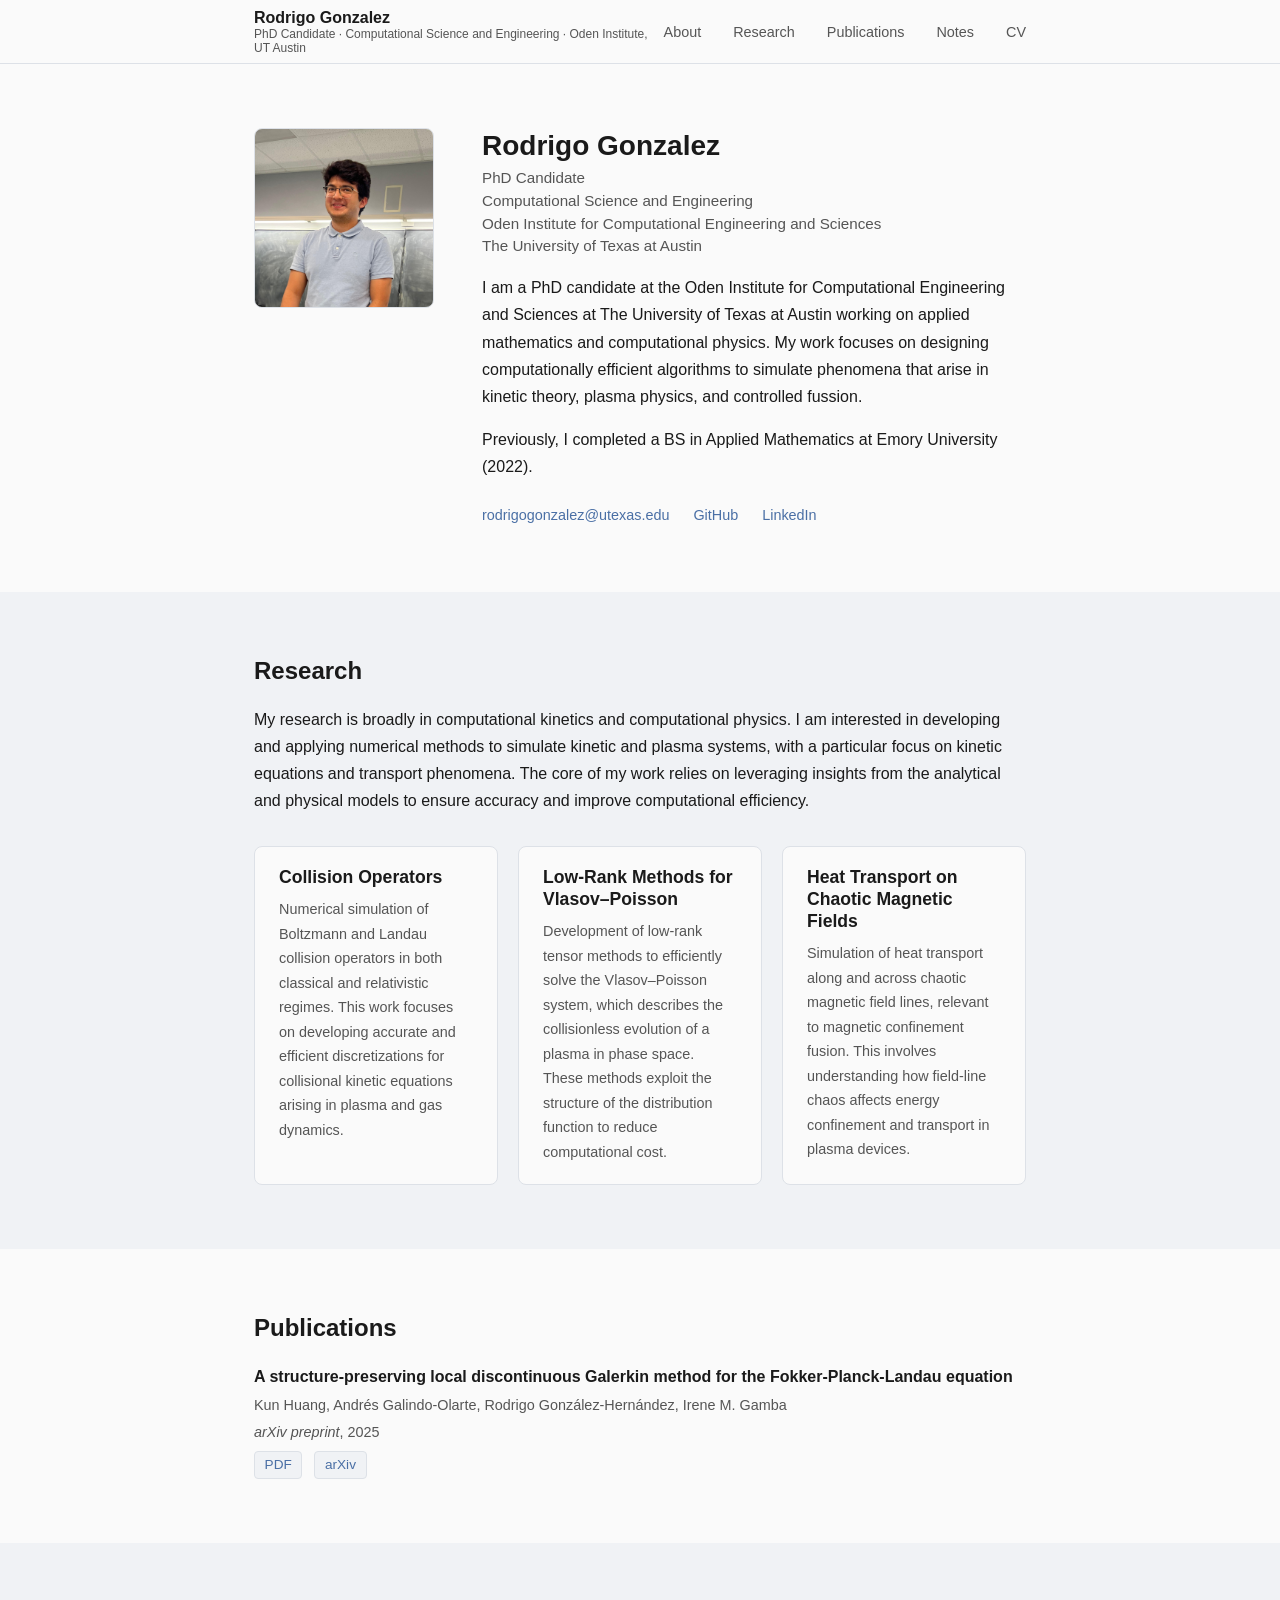
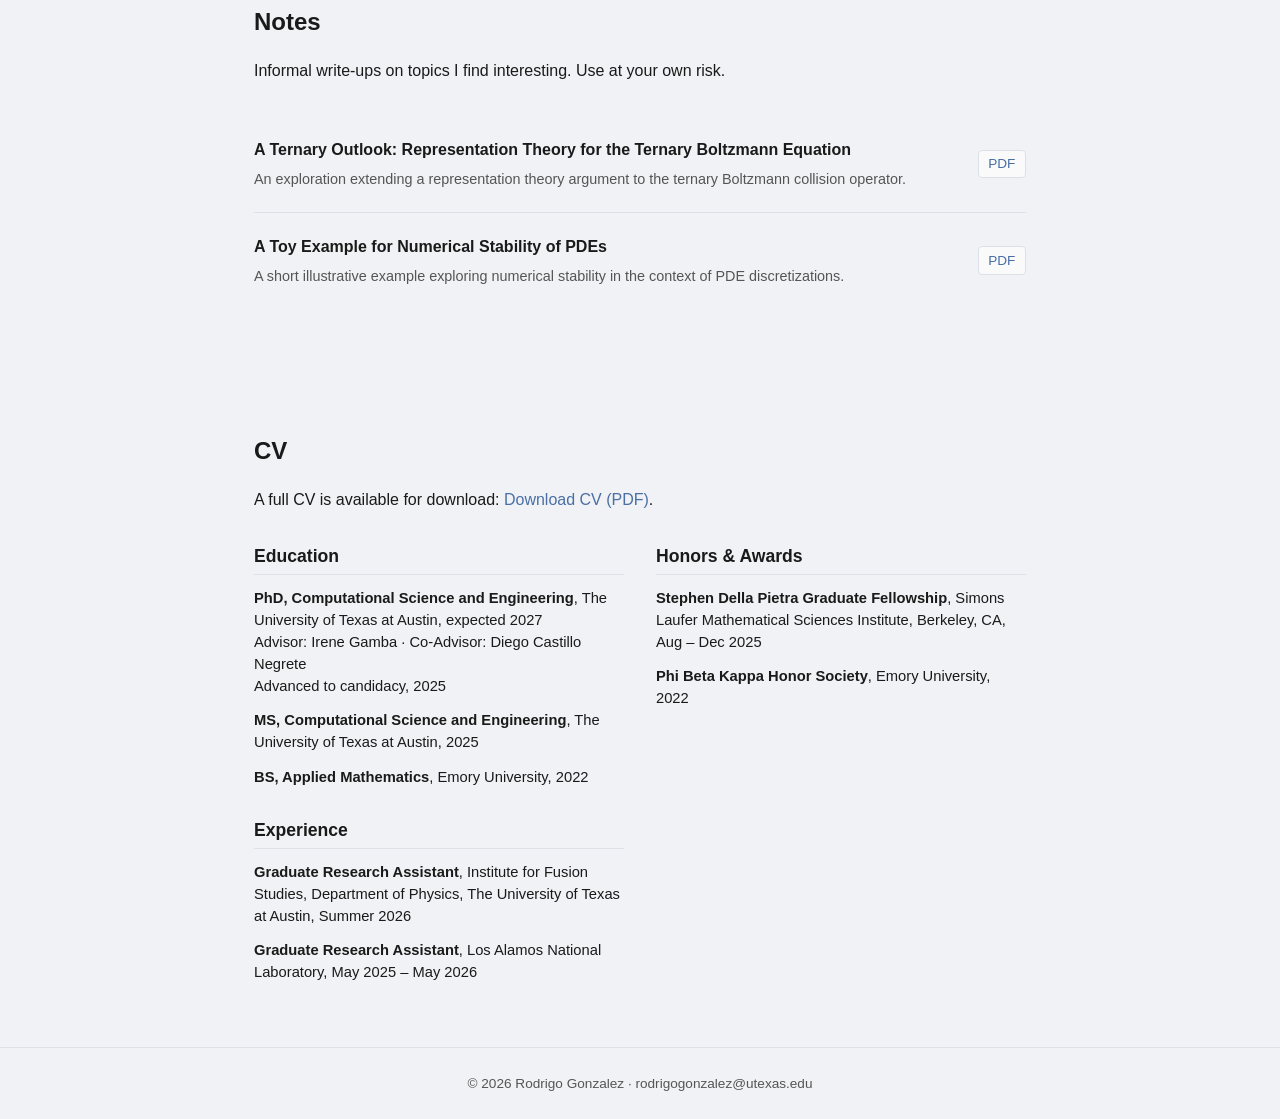
<file: index.html>
<!DOCTYPE html>
<html lang="en">
<head>
  <meta charset="UTF-8" />
  <meta name="viewport" content="width=device-width, initial-scale=1.0" />
  <title> Rodrigo Gonzalez — The University of Texas at Austin</title>
  <link rel="stylesheet" href="css/style.css" />
</head>
<body>

  <!-- ============================================================
       HEADER / NAV
       ============================================================ -->
  <header>
    <div class="container header-inner">
      <div class="site-identity">
        <span class="site-name">Rodrigo Gonzalez</span>
        <span class="site-title">PhD Candidate · Computational Science and Engineering · Oden Institute, UT Austin</span>
      </div>
      <button class="nav-toggle" aria-label="Toggle navigation" aria-expanded="false">
        <span></span><span></span><span></span>
      </button>
      <nav id="main-nav">
        <ul>
          <li><a href="#about">About</a></li>
          <li><a href="#research">Research</a></li>
          <li><a href="#publications">Publications</a></li>
          <li><a href="#notes">Notes</a></li>
          <li><a href="#cv">CV</a></li>
        </ul>
      </nav>
    </div>
  </header>

  <main>

    <!-- ============================================================
         ABOUT
         ============================================================ -->
    <section id="about">
      <div class="container about-grid">
        <div class="about-photo">
          <!-- TODO: Replace assets/profile.jpg with your actual photo -->
          <img src="assets/profile.jpg" alt="Photo of Rodrigo Gonzalez" />
        </div>
        <div class="about-text">
          <h1>Rodrigo Gonzalez</h1>
          <p class="about-role">PhD Candidate<br />Computational Science and Engineering<br />Oden Institute for Computational Engineering and Sciences<br />The University of Texas at Austin</p>

          <!-- TODO: Replace with your bio -->
          <p>
            I am a PhD candidate at the Oden Institute for Computational Engineering and Sciences at The University of Texas at Austin working on
            applied mathematics and computational physics. My work focuses on designing computationally efficient algorithms to simulate phenomena that arise in kinetic theory, plasma physics, and controlled fussion.
            </p>
          <p>
            Previously, I completed a BS in Applied Mathematics at Emory University (2022).
          </p>

          <ul class="contact-links">
            <!-- TODO: Fill in your actual email and links -->
            <li><a href="mailto:rodrigogonzalez@utexas.edu">rodrigogonzalez@utexas.edu</a></li>
            <li><a href="https://github.com/RJGH-PDEs" target="_blank" rel="noopener">GitHub</a></li>
            <li><a href="https://www.linkedin.com/in/rodrigo-jose-gonzalez-hernandez-839053364/" target="_blank" rel="noopener">LinkedIn</a></li>
          </ul>
        </div>
      </div>
    </section>

    <!-- ============================================================
         RESEARCH
         ============================================================ -->
    <section id="research" class="alt-bg">
      <div class="container">
        <h2>Research</h2>

        <!-- TODO: Replace with your research statement -->
        <p class="section-intro">
          My research is broadly in computational kinetics and computational physics.
          I am interested in developing and applying numerical methods to simulate kinetic
          and plasma systems, with a particular focus on kinetic equations
          and transport phenomena. The core of my work relies on
          leveraging insights from the analytical and physical models to ensure accuracy and improve computational efficiency.
        </p>

        <div class="research-areas">

          <div class="research-card">
            <h3>Collision Operators</h3>
            <p>
              Numerical simulation of Boltzmann and Landau collision operators in both
              classical and relativistic regimes. This work focuses on developing accurate
              and efficient discretizations for collisional kinetic equations arising in
              plasma and gas dynamics.
            </p>
          </div>

          <div class="research-card">
            <h3>Low-Rank Methods for Vlasov–Poisson</h3>
            <p>
              Development of low-rank tensor methods to efficiently solve the Vlasov–Poisson
              system, which describes the collisionless evolution of a plasma in phase space.
              These methods exploit the structure of the distribution function to reduce
              computational cost.
            </p>
          </div>

          <div class="research-card">
            <h3>Heat Transport on Chaotic Magnetic Fields</h3>
            <p>
              Simulation of heat transport along and across chaotic magnetic field lines,
              relevant to magnetic confinement fusion. This involves understanding how
              field-line chaos affects energy confinement and transport in plasma devices.
            </p>
          </div>

        </div>
      </div>
    </section>

    <!-- ============================================================
         PUBLICATIONS
         ============================================================ -->
    <section id="publications">
      <div class="container">
        <h2>Publications</h2>

        <ul class="pub-list">

          <li class="pub-item">
            <span class="pub-title">A structure-preserving local discontinuous Galerkin method for the Fokker-Planck-Landau equation</span>
            <span class="pub-authors">Kun Huang, Andrés Galindo-Olarte, Rodrigo González-Hernández, Irene M. Gamba</span>
            <span class="pub-venue"><em>arXiv preprint</em>, 2025</span>
            <span class="pub-links">
              <a href="assets/LDG_FPL.pdf" target="_blank" rel="noopener">PDF</a>
              <a href="https://arxiv.org/abs/2505.18321" target="_blank" rel="noopener">arXiv</a>
            </span>
          </li>

        </ul>
      </div>
    </section>

    <!-- ============================================================
         NOTES
         ============================================================ -->
    <section id="notes" class="alt-bg">
      <div class="container">
        <h2>Notes</h2>
        <p class="section-intro">Informal write-ups on topics I find interesting. Use at your own risk.</p>

        <ul class="notes-list">

          <li class="note-item">
            <div class="note-main">
              <span class="note-title">A Ternary Outlook: Representation Theory for the Ternary Boltzmann Equation</span>
              <p class="note-desc">An exploration extending a representation theory argument to the ternary Boltzmann collision operator.</p>
            </div>
            <a class="note-pdf" href="assets/chapter16_ternary_outlook.pdf" target="_blank" rel="noopener">PDF</a>
          </li>

          <li class="note-item">
            <div class="note-main">
              <span class="note-title">A Toy Example for Numerical Stability of PDEs</span>
              <p class="note-desc">A short illustrative example exploring numerical stability in the context of PDE discretizations.</p>
            </div>
            <a class="note-pdf" href="assets/numerical_stability_toy.pdf" target="_blank" rel="noopener">PDF</a>
          </li>

        </ul>
      </div>
    </section>

    <!-- ============================================================
         CV
         ============================================================ -->
    <section id="cv" class="alt-bg">
      <div class="container">
        <h2>CV</h2>
        <p>
          <!-- TODO: Replace assets/cv.pdf with your actual CV -->
          A full CV is available for download: <a href="assets/cv.pdf" target="_blank">Download CV (PDF)</a>.
        </p>

        <div class="cv-highlights">
          <div class="cv-block">
            <h3>Education</h3>
            <ul>
              <li>
                <strong>PhD, Computational Science and Engineering</strong>, The University of Texas at Austin, expected 2027<br />
                Advisor: Irene Gamba · Co-Advisor: Diego Castillo Negrete<br />
                Advanced to candidacy, 2025
              </li>
              <li>
                <strong>MS, Computational Science and Engineering</strong>, The University of Texas at Austin, 2025
              </li>
              <li>
                <strong>BS, Applied Mathematics</strong>, Emory University, 2022
              </li>
            </ul>
          </div>

          <div class="cv-block">
            <h3>Honors &amp; Awards</h3>
            <ul>
              <li>
                <strong>Stephen Della Pietra Graduate Fellowship</strong>, Simons Laufer Mathematical Sciences Institute, Berkeley, CA, Aug – Dec 2025
              </li>
              <li>
                <strong>Phi Beta Kappa Honor Society</strong>, Emory University, 2022
              </li>
            </ul>
          </div>

          <div class="cv-block">
            <h3>Experience</h3>
            <ul>
              <li>
                <strong>Graduate Research Assistant</strong>, Institute for Fusion Studies, Department of Physics, The University of Texas at Austin, Summer 2026
              </li>
              <li>
                <strong>Graduate Research Assistant</strong>, Los Alamos National Laboratory, May 2025 – May 2026
              </li>
            </ul>
          </div>
        </div>
      </div>
    </section>

  </main>

  <!-- ============================================================
       FOOTER
       ============================================================ -->
  <footer>
    <div class="container">
      <!-- TODO: Update year and email -->
      <p>&copy; <span id="year"></span> Rodrigo Gonzalez · <a href="mailto:rodrigogonzalez@utexas.edu">rodrigogonzalez@utexas.edu</a></p>
    </div>
  </footer>

  <script src="js/main.js"></script>
</body>
</html>
</file>
<file: css/style.css>
/* ============================================================
   BASE RESET & VARIABLES
   ============================================================ */
*, *::before, *::after {
  box-sizing: border-box;
  margin: 0;
  padding: 0;
}

:root {
  --bg:        #fafafa;
  --bg-alt:    #f0f2f5;
  --text:      #1a1a1a;
  --text-muted:#555;
  --accent:    #4a6fa5;
  --accent-hover: #3a5a8f;
  --border:    #dde1e7;
  --font:      -apple-system, BlinkMacSystemFont, "Segoe UI", Roboto, Helvetica, Arial, sans-serif;
  --max-width: 820px;
  --header-h:  64px;
}

html {
  scroll-behavior: smooth;
  scroll-padding-top: var(--header-h);
}

body {
  font-family: var(--font);
  font-size: 16px;
  line-height: 1.7;
  color: var(--text);
  background: var(--bg);
}

/* ============================================================
   UTILITIES
   ============================================================ */
.container {
  max-width: var(--max-width);
  margin: 0 auto;
  padding: 0 1.5rem;
}

a {
  color: var(--accent);
  text-decoration: none;
}
a:hover {
  color: var(--accent-hover);
  text-decoration: underline;
}

h1, h2, h3 {
  line-height: 1.25;
  font-weight: 600;
}
h1 { font-size: 2rem; margin-bottom: 0.25rem; }
h2 { font-size: 1.5rem; margin-bottom: 1.25rem; }
h3 { font-size: 1.1rem; margin-bottom: 0.5rem; }

section {
  padding: 4rem 0;
}
.alt-bg {
  background: var(--bg-alt);
}

/* ============================================================
   HEADER / NAV
   ============================================================ */
header {
  position: sticky;
  top: 0;
  z-index: 100;
  background: var(--bg);
  border-bottom: 1px solid var(--border);
  height: var(--header-h);
}

.header-inner {
  display: flex;
  align-items: center;
  justify-content: space-between;
  height: 100%;
}

.site-identity {
  display: flex;
  flex-direction: column;
  line-height: 1.2;
}
.site-name {
  font-weight: 700;
  font-size: 1rem;
  color: var(--text);
}
.site-title {
  font-size: 0.75rem;
  color: var(--text-muted);
}

nav ul {
  list-style: none;
  display: flex;
  gap: 2rem;
}
nav ul a {
  color: var(--text-muted);
  font-size: 0.9rem;
  font-weight: 500;
  text-decoration: none;
  transition: color 0.15s;
}
nav ul a:hover {
  color: var(--accent);
  text-decoration: none;
}

/* Hamburger button — hidden on desktop */
.nav-toggle {
  display: none;
  flex-direction: column;
  justify-content: space-between;
  width: 24px;
  height: 18px;
  background: none;
  border: none;
  cursor: pointer;
  padding: 0;
}
.nav-toggle span {
  display: block;
  height: 2px;
  background: var(--text);
  border-radius: 2px;
  transition: transform 0.2s, opacity 0.2s;
}

/* ============================================================
   ABOUT SECTION
   ============================================================ */
.about-grid {
  display: grid;
  grid-template-columns: 180px 1fr;
  gap: 3rem;
  align-items: start;
}

.about-photo img {
  width: 100%;
  border-radius: 8px;
  object-fit: cover;
  aspect-ratio: 1;
  background: var(--bg-alt);
  border: 1px solid var(--border);
  /* Shows a grey box if no image is present */
  min-height: 180px;
}

.about-text h1 {
  font-size: 1.75rem;
}

.about-role {
  color: var(--text-muted);
  font-size: 0.95rem;
  margin: 0.25rem 0 1rem;
  line-height: 1.5;
}

.about-text p {
  margin-bottom: 1rem;
}

.contact-links {
  list-style: none;
  display: flex;
  flex-wrap: wrap;
  gap: 0.5rem 1.5rem;
  margin-top: 1.25rem;
  padding: 0;
}
.contact-links li a {
  font-size: 0.9rem;
  font-weight: 500;
}

/* ============================================================
   RESEARCH SECTION
   ============================================================ */
.section-intro {
  margin-bottom: 2rem;
  color: var(--text);
}

.research-areas {
  display: grid;
  grid-template-columns: repeat(auto-fit, minmax(220px, 1fr));
  gap: 1.25rem;
}

.research-card {
  background: var(--bg);
  border: 1px solid var(--border);
  border-radius: 8px;
  padding: 1.25rem 1.5rem;
}
.research-card p {
  font-size: 0.9rem;
  color: var(--text-muted);
}

/* ============================================================
   PUBLICATIONS SECTION
   ============================================================ */
.pub-list {
  list-style: none;
  display: flex;
  flex-direction: column;
  gap: 1.5rem;
}

.pub-item {
  display: flex;
  flex-direction: column;
  gap: 0.15rem;
  padding-bottom: 1.5rem;
  border-bottom: 1px solid var(--border);
}
.pub-item:last-child {
  border-bottom: none;
  padding-bottom: 0;
}

.pub-title {
  font-weight: 600;
  font-size: 1rem;
  color: var(--text);
}
.pub-authors {
  font-size: 0.9rem;
  color: var(--text-muted);
}
.pub-venue {
  font-size: 0.9rem;
  color: var(--text-muted);
}
.pub-links {
  display: flex;
  gap: 0.75rem;
  margin-top: 0.25rem;
}
.pub-links a {
  font-size: 0.85rem;
  font-weight: 500;
  background: var(--bg-alt);
  border: 1px solid var(--border);
  border-radius: 4px;
  padding: 0.1rem 0.6rem;
  color: var(--accent);
  transition: background 0.15s;
}
.pub-links a:hover {
  background: var(--border);
  text-decoration: none;
}

/* ============================================================
   NOTES SECTION
   ============================================================ */
.notes-list {
  list-style: none;
  display: flex;
  flex-direction: column;
  gap: 0;
}

.note-item {
  display: flex;
  align-items: flex-start;
  justify-content: space-between;
  gap: 1.5rem;
  padding: 1.25rem 0;
  border-bottom: 1px solid var(--border);
}
.note-item:last-child {
  border-bottom: none;
}

.note-main {
  display: flex;
  flex-direction: column;
  gap: 0.25rem;
}

.note-title {
  font-weight: 600;
  font-size: 1rem;
  color: var(--text);
}

.note-desc {
  font-size: 0.9rem;
  color: var(--text-muted);
  margin: 0;
}

.note-pdf {
  flex-shrink: 0;
  font-size: 0.85rem;
  font-weight: 500;
  background: var(--bg);
  border: 1px solid var(--border);
  border-radius: 4px;
  padding: 0.1rem 0.6rem;
  color: var(--accent);
  transition: background 0.15s;
  align-self: center;
}
.note-pdf:hover {
  background: var(--border);
  text-decoration: none;
}

/* ============================================================
   CV SECTION
   ============================================================ */
.cv-highlights {
  display: grid;
  grid-template-columns: repeat(auto-fit, minmax(280px, 1fr));
  gap: 2rem;
  margin-top: 2rem;
}

.cv-block h3 {
  margin-bottom: 0.75rem;
  color: var(--text);
  border-bottom: 1px solid var(--border);
  padding-bottom: 0.4rem;
}

.cv-block ul {
  list-style: none;
  display: flex;
  flex-direction: column;
  gap: 0.75rem;
}
.cv-block li {
  font-size: 0.92rem;
  line-height: 1.5;
}

/* ============================================================
   FOOTER
   ============================================================ */
footer {
  background: var(--bg-alt);
  border-top: 1px solid var(--border);
  padding: 1.5rem 0;
  text-align: center;
  font-size: 0.85rem;
  color: var(--text-muted);
}
footer a {
  color: var(--text-muted);
}
footer a:hover {
  color: var(--accent);
}

/* ============================================================
   RESPONSIVE — MOBILE
   ============================================================ */
@media (max-width: 640px) {
  h1 { font-size: 1.5rem; }

  /* Show hamburger, hide nav by default */
  .nav-toggle {
    display: flex;
  }
  nav {
    display: none;
    position: absolute;
    top: var(--header-h);
    left: 0;
    right: 0;
    background: var(--bg);
    border-bottom: 1px solid var(--border);
    padding: 1rem 1.5rem;
  }
  nav.open {
    display: block;
  }
  nav ul {
    flex-direction: column;
    gap: 1rem;
  }
  nav ul a {
    font-size: 1rem;
  }

  /* Stack about section */
  .about-grid {
    grid-template-columns: 1fr;
    gap: 1.5rem;
  }
  .about-photo img {
    width: 140px;
    min-height: 140px;
  }

  /* Research cards stack */
  .research-areas {
    grid-template-columns: 1fr;
  }

  /* CV highlights stack */
  .cv-highlights {
    grid-template-columns: 1fr;
  }

  section {
    padding: 2.5rem 0;
  }
}
</file>
